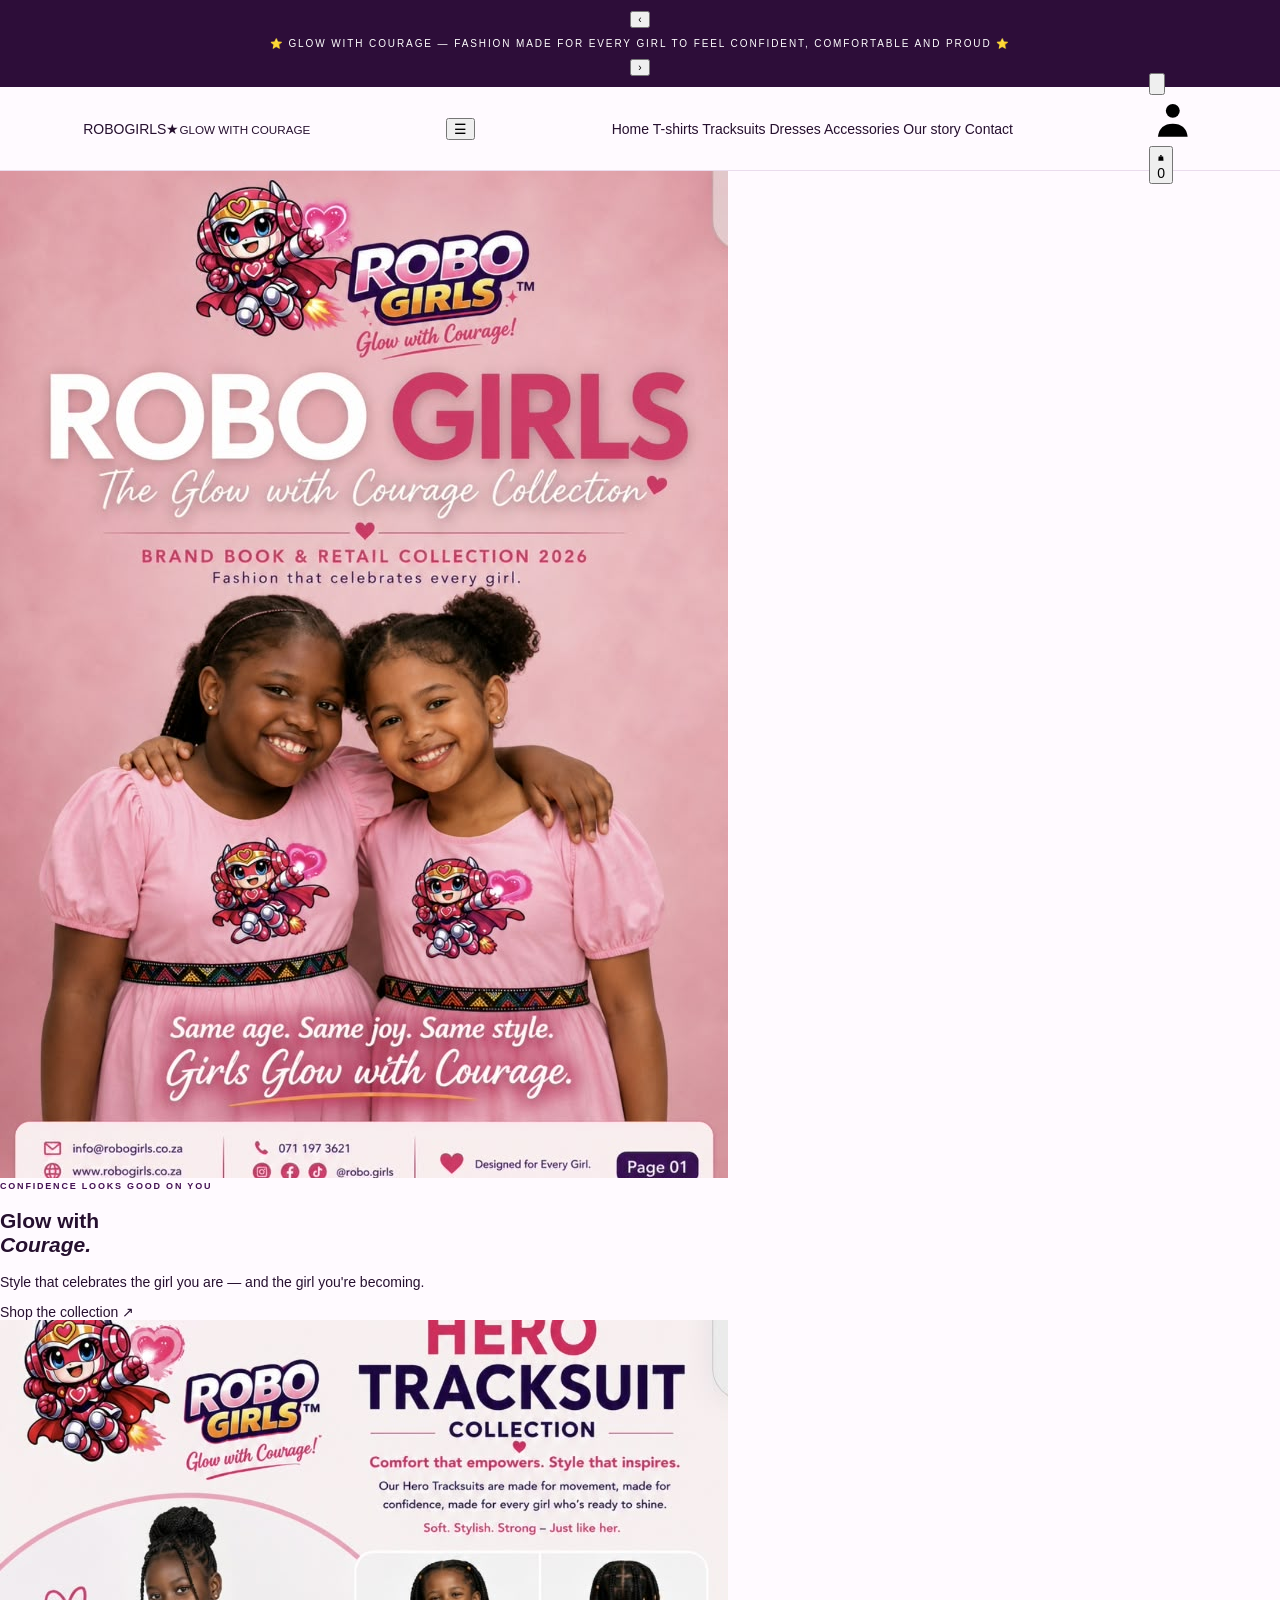
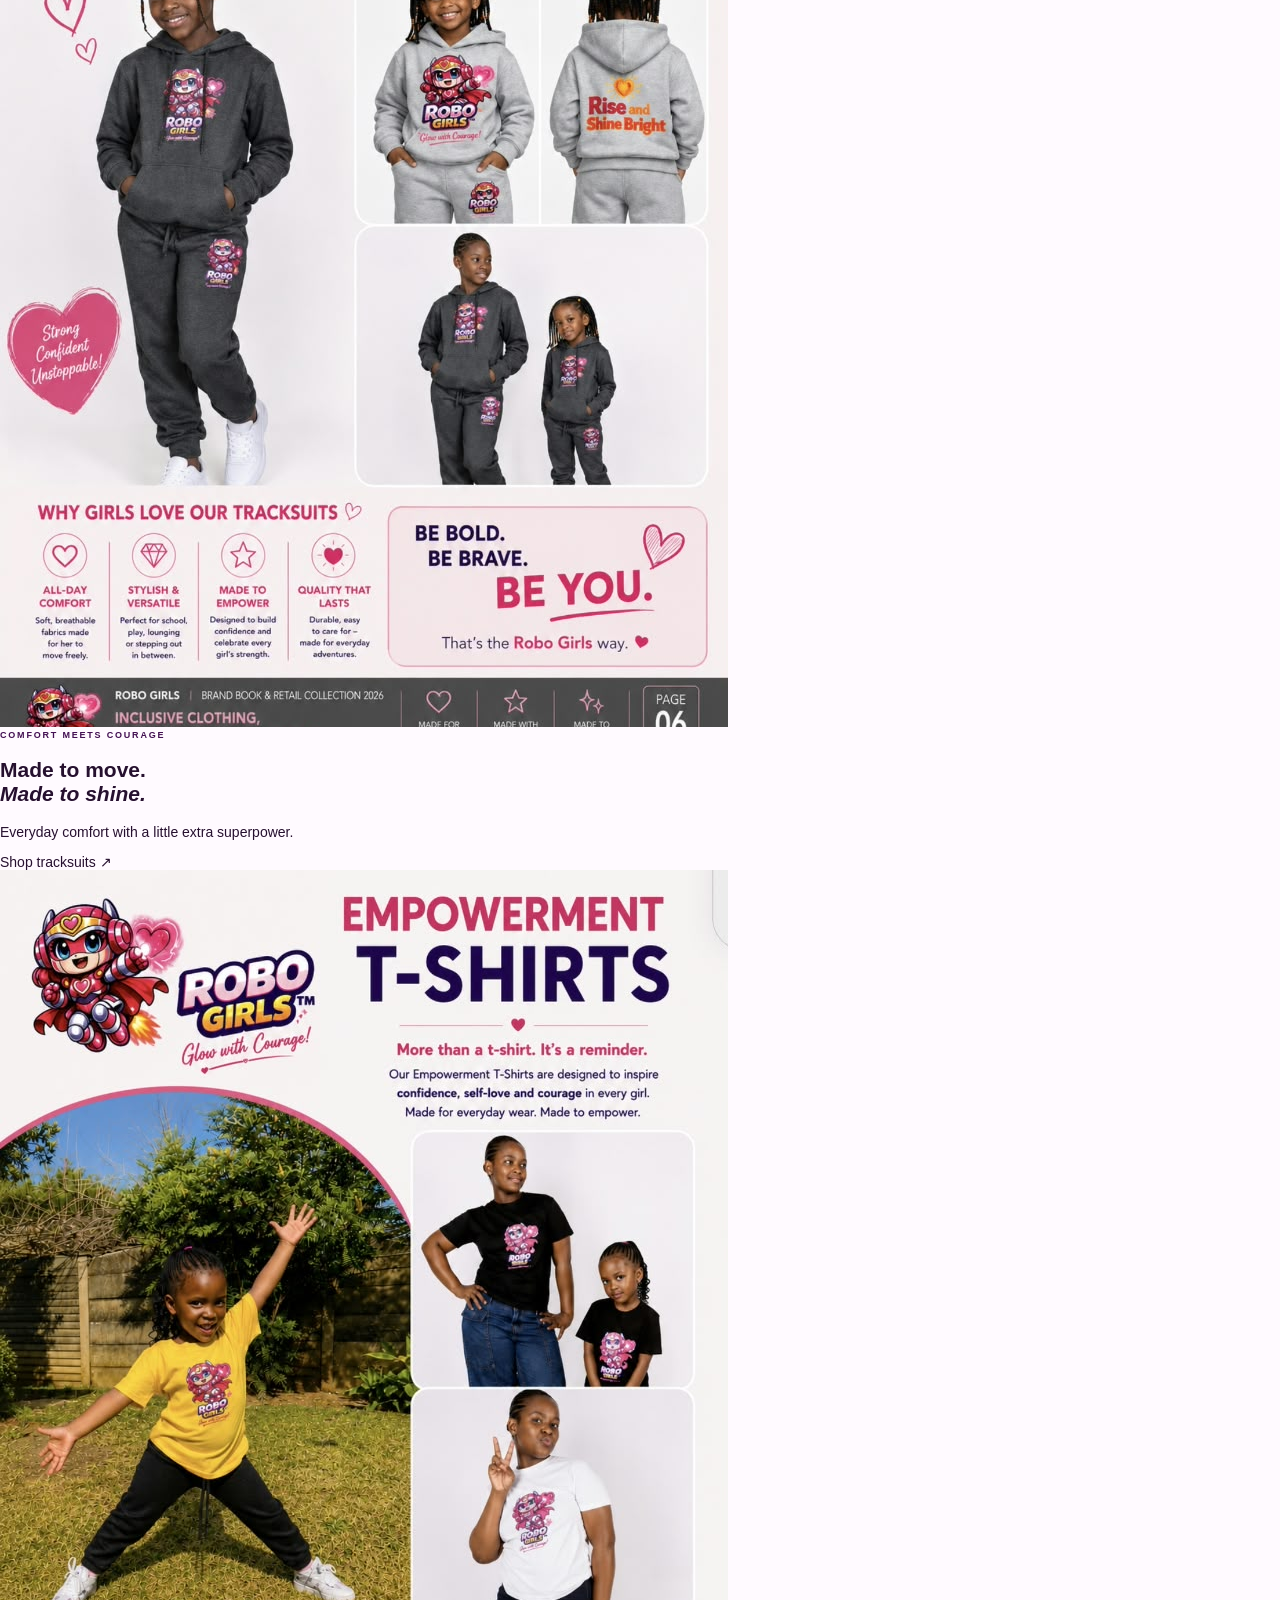
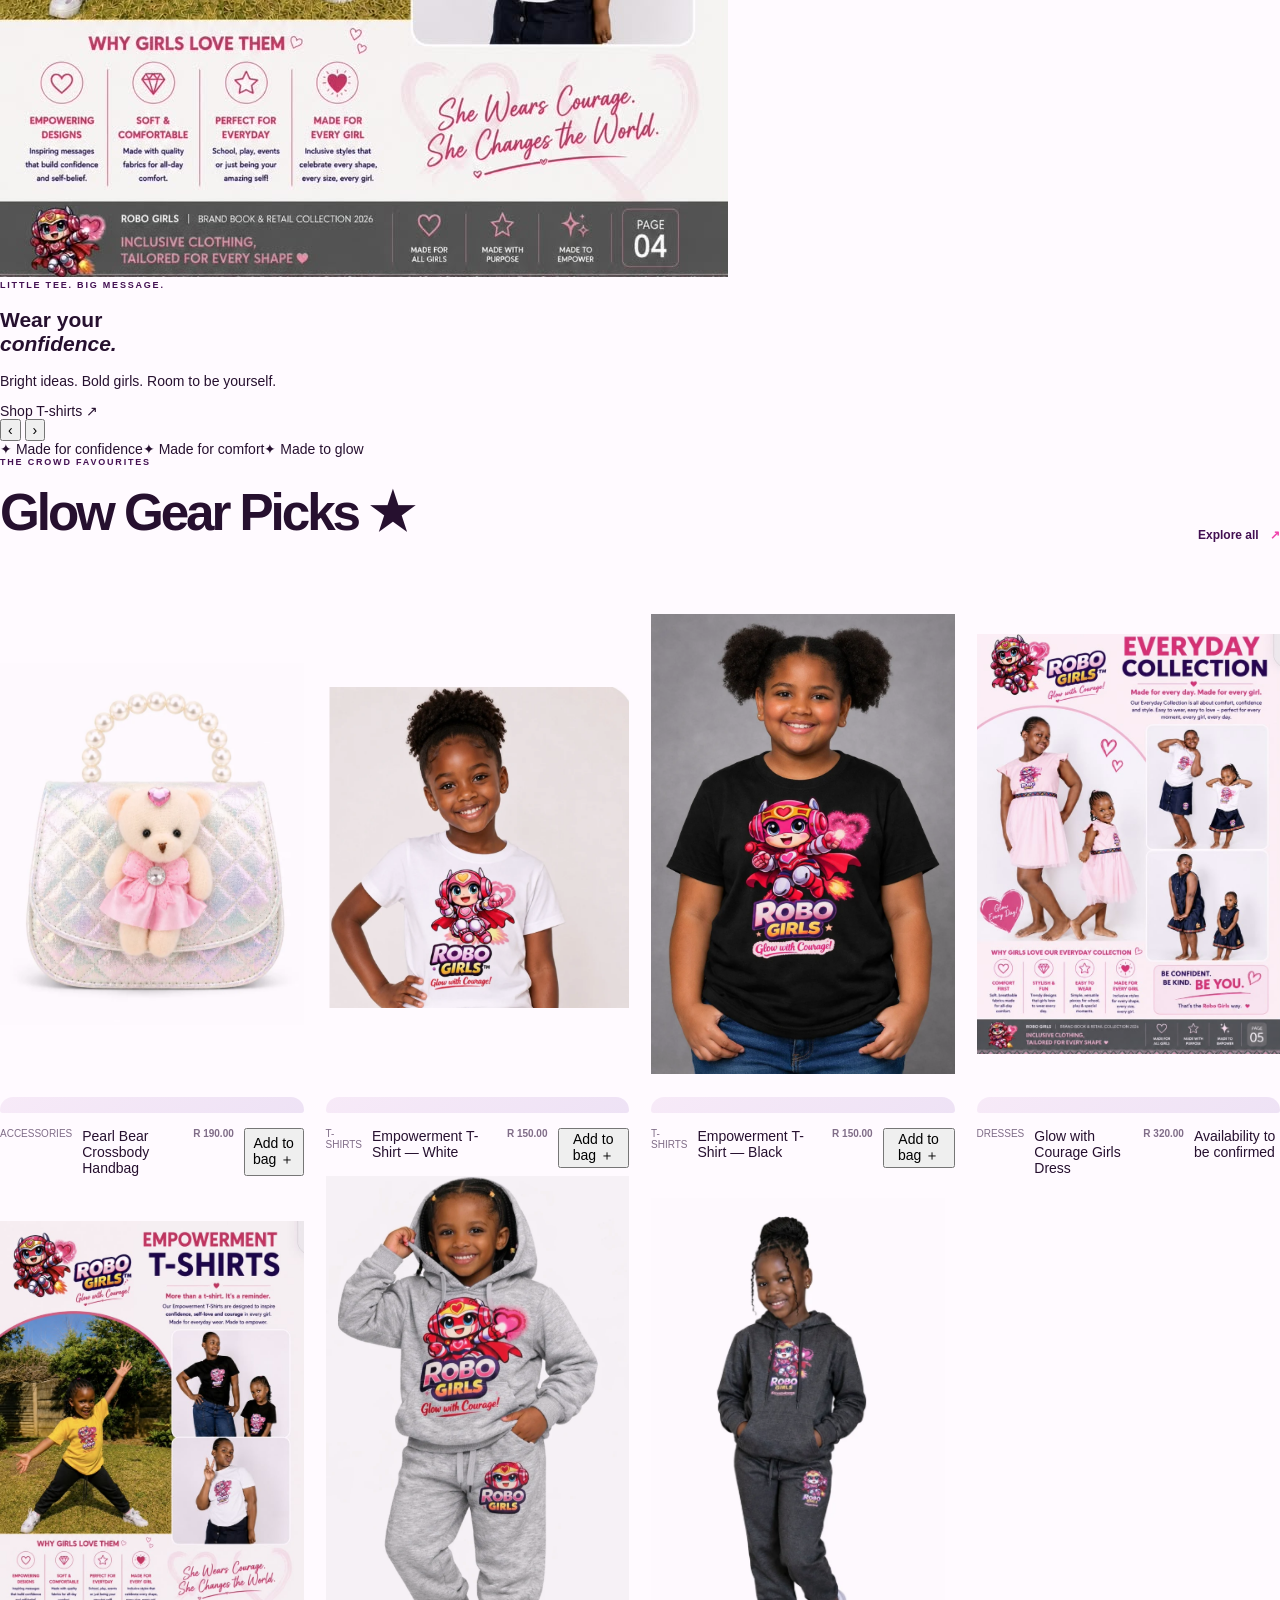
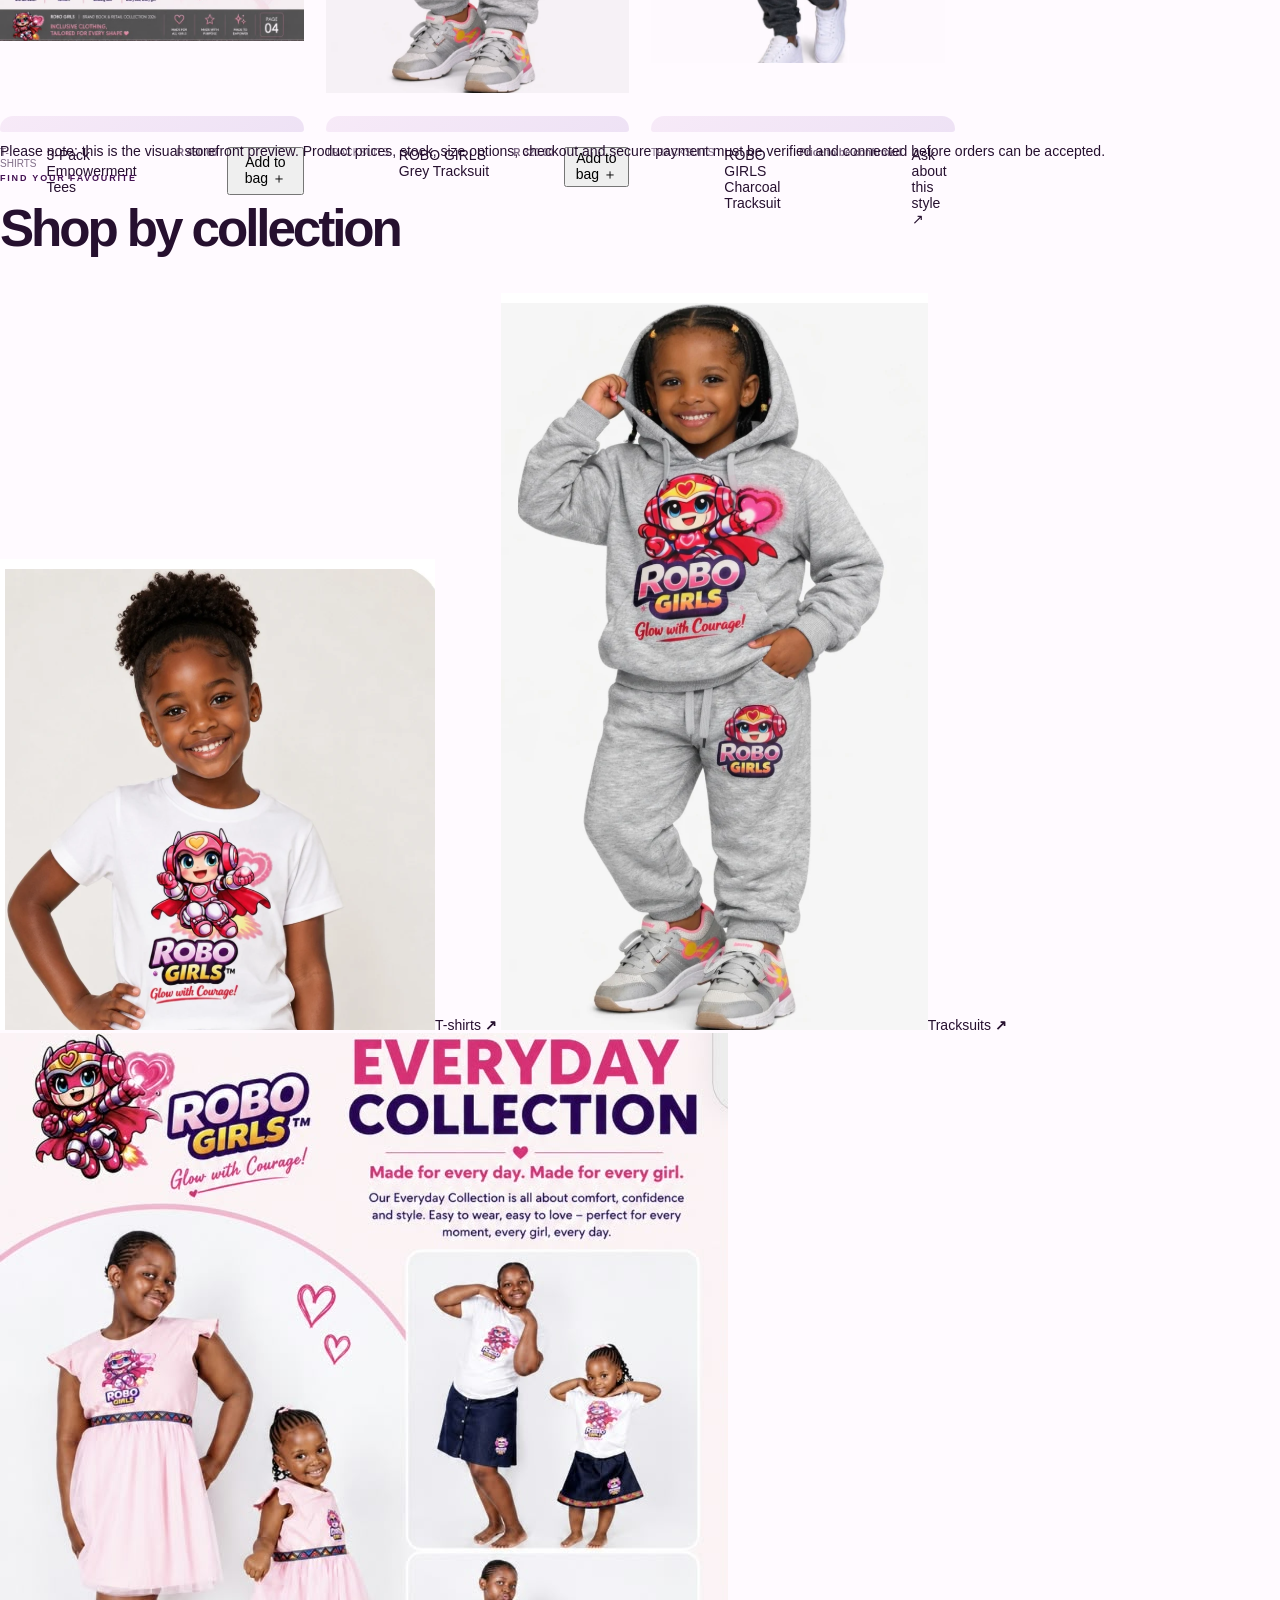
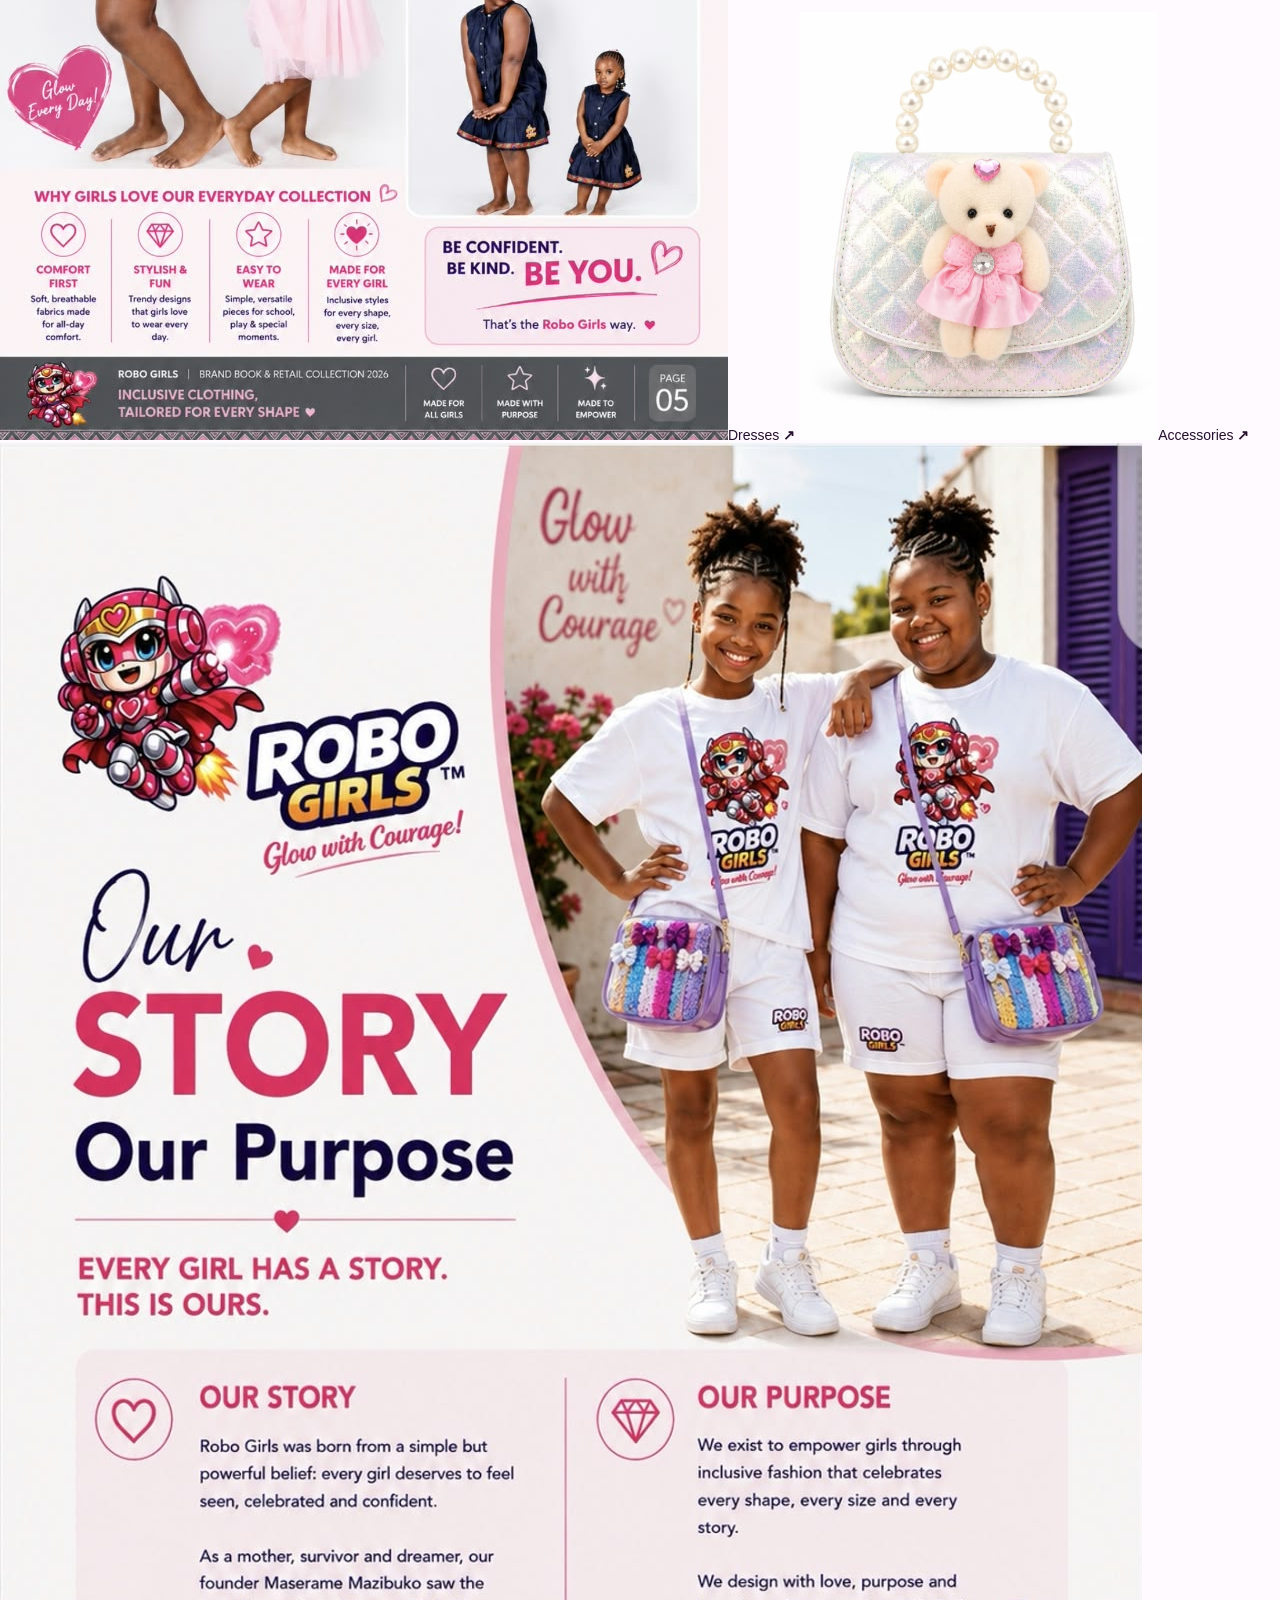
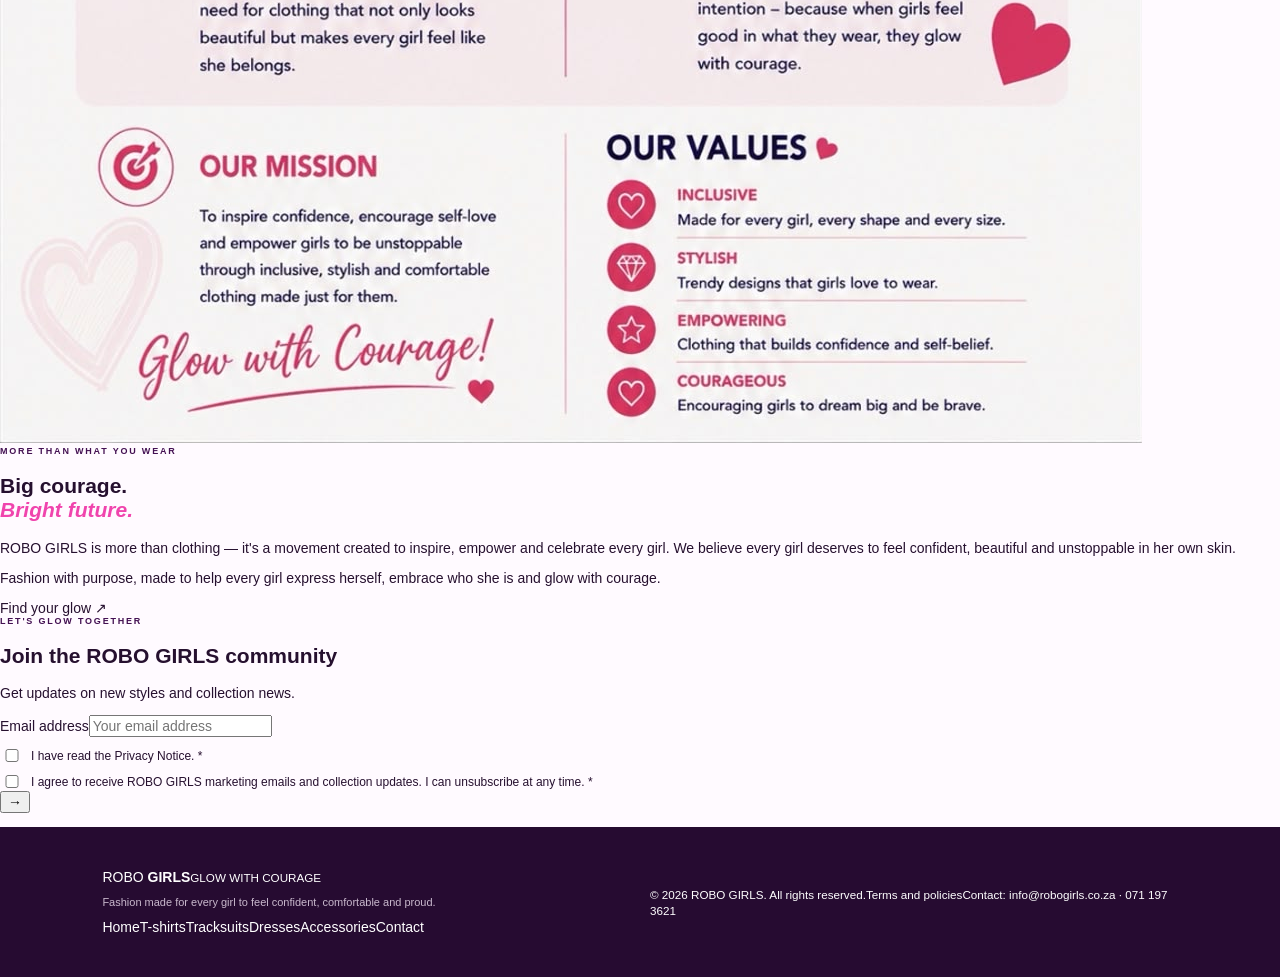
<file: index.html>
<!doctype html>
<html lang="en">
<head>
<meta charset="utf-8">
<meta name="viewport" content="width=device-width, initial-scale=1">
<meta name="description" content="Discover ROBO GIRLS — playful, empowering fashion made for every girl to feel confident, comfortable and proud. Glow with Courage.">
<meta name="theme-color" content="#401733">
<meta property="og:title" content="ROBO GIRLS — Glow with Courage">
<meta property="og:description" content="Playful, empowering fashion made for every girl to feel confident, comfortable and proud.">
<meta property="og:type" content="website">
<meta name="color-scheme" content="light">
<title>ROBO GIRLS — Glow with Courage</title>
<link rel="preconnect" href="https://fonts.googleapis.com">
<link rel="preconnect" href="https://fonts.gstatic.com" crossorigin>
<link href="https://fonts.googleapis.com/css2?family=Nunito+Sans:wght@400;500;600;700;800;900&family=Playfair+Display:ital,wght@1,600;1,700&display=swap" rel="stylesheet">
<link rel="stylesheet" href="style.css">
</head>
<body>
<div class="announcement" aria-label="Brand announcements">
  <button class="announcement-arrow" id="announcement-prev" aria-label="Previous announcement">‹</button>
  <p id="announcement-message">⭐ GLOW WITH COURAGE — FASHION MADE FOR EVERY GIRL TO FEEL CONFIDENT, COMFORTABLE AND PROUD ⭐</p>
  <button class="announcement-arrow" id="announcement-next" aria-label="Next announcement">›</button>
</div>

<header class="site-header">
  <a href="#home" class="brand-mark" aria-label="Robo Girls home"><span class="brand-robo">ROBO</span><span class="brand-girls">GIRLS<span class="brand-star">★</span></span><small>GLOW WITH COURAGE</small></a>
  <button class="menu" id="menu" aria-label="Open menu" aria-expanded="false">☰</button>
  <nav id="nav" aria-label="Main navigation">
    <a href="#home">Home</a>
    <a href="#tshirts">T-shirts</a>
    <a href="#tracksuits">Tracksuits</a>
    <a href="#dresses">Dresses</a>
    <a href="#accessories">Accessories</a>
    <a href="#our-story">Our story</a>
    <a href="#contact">Contact</a>
  </nav>
  <div class="header-tools">
    <button aria-label="Search products" title="Search products" id="search-toggle"><svg viewBox="0 0 24 24" aria-hidden="true"><circle cx="10.8" cy="10.8" r="6.8"></circle><path d="m16 16 5 5"></path></svg></button>
    <a href="#community" aria-label="Customer account and community" title="Customer account"><svg viewBox="0 0 24 24" aria-hidden="true"><circle cx="12" cy="8" r="3.5"></circle><path d="M4.5 21c.5-4.2 3.1-6.5 7.5-6.5s7 2.3 7.5 6.5"></path></svg></a>
    <button id="cart-open" aria-label="Open shopping bag preview" title="Shopping bag"><svg viewBox="0 0 24 24" aria-hidden="true"><path d="M5 8h14l1 13H4L5 8Z"></path><path d="M9 8V6a3 3 0 0 1 6 0v2"></path></svg><span id="cart-count" class="cart-count">0</span></button>
  </div>
</header>

<form class="search-panel" id="search-panel" role="search" hidden>
  <label for="product-search">Find your glow</label>
  <input id="product-search" type="search" placeholder="Search T-shirts, tracksuits, dresses…">
  <button type="button" id="search-close" aria-label="Close search">✕</button>
</form>

<main id="home">
  <section class="hero-carousel" aria-label="Featured Robo Girls collections">
    <div class="hero-slide active" aria-hidden="false">
      <img src="assets/brand-book/cover-collection.png" alt="Robo Girls fashion collection">
      <div class="hero-shade"></div>
      <div class="hero-copy"><p class="eyebrow">CONFIDENCE LOOKS GOOD ON YOU</p><h1>Glow with<br><em>Courage.</em></h1><p>Style that celebrates the girl you are — and the girl you're becoming.</p><a class="hero-cta" href="#glow-picks">Shop the collection <span>↗</span></a></div>
    </div>
    <div class="hero-slide" aria-hidden="true">
      <img src="assets/brand-book/hero-tracksuits.png" alt="Robo Girls tracksuit collection">
      <div class="hero-shade"></div>
      <div class="hero-copy"><p class="eyebrow">COMFORT MEETS COURAGE</p><h1>Made to move.<br><em>Made to shine.</em></h1><p>Everyday comfort with a little extra superpower.</p><a class="hero-cta" href="#tracksuits">Shop tracksuits <span>↗</span></a></div>
    </div>
    <div class="hero-slide" aria-hidden="true">
      <img src="assets/brand-book/empowerment-tees.png" alt="Robo Girls Empowerment T-shirts">
      <div class="hero-shade"></div>
      <div class="hero-copy"><p class="eyebrow">LITTLE TEE. BIG MESSAGE.</p><h1>Wear your<br><em>confidence.</em></h1><p>Bright ideas. Bold girls. Room to be yourself.</p><a class="hero-cta" href="#tshirts">Shop T-shirts <span>↗</span></a></div>
    </div>
    <button class="hero-arrow hero-prev" id="hero-prev" aria-label="Previous featured image">‹</button>
    <button class="hero-arrow hero-next" id="hero-next" aria-label="Next featured image">›</button>
    <div class="hero-dots" id="hero-dots" aria-label="Choose featured image"></div>
  </section>

  <div class="promise-strip"><span>✦ Made for confidence</span><span>✦ Made for comfort</span><span>✦ Made to glow</span></div>

  <section class="products-section" id="glow-picks">
    <div class="section-heading"><div><p class="eyebrow">THE CROWD FAVOURITES</p><h2>Glow Gear Picks <span>★</span></h2></div><a class="text-link" href="#all-products">Explore all <span>↗</span></a></div>
    <div class="product-grid" id="featured-products">
      <article class="product-card" id="accessories" data-category="accessories" data-name="Pearl Bear Crossbody Handbag">
        <a class="product-image" href="#accessories"><img loading="lazy" decoding="async" src="assets/robo-girls-teddy-handbag.png" alt="Pearl Bear Crossbody Handbag"></a>
        <div class="product-info"><p class="product-category">ACCESSORIES</p><a class="product-name" href="#accessories">Pearl Bear Crossbody Handbag</a><p class="price">R 190.00</p><button class="add-button" data-product="Pearl Bear Crossbody Handbag" data-price="190">Add to bag <span>＋</span></button></div>
      </article>
      <article class="product-card" id="tshirts" data-category="tshirts" data-name="Empowerment T-Shirt White">
        <a class="product-image" href="#tshirts"><img loading="lazy" decoding="async" src="assets/robo-girls-white-tee.png" alt="White Robo Girls Empowerment T-shirt"></a>
        <div class="product-info"><p class="product-category">T-SHIRTS</p><a class="product-name" href="#tshirts">Empowerment T-Shirt — White</a><p class="price">R 150.00</p><button class="add-button" data-product="Empowerment T-Shirt — White" data-price="150">Add to bag <span>＋</span></button></div>
      </article>
      <article class="product-card" data-category="tshirts" data-name="Empowerment T-Shirt Black">
        <a class="product-image" href="#tshirts"><img loading="lazy" decoding="async" src="assets/robo-girls-black-tee.png" alt="Black Robo Girls Empowerment T-shirt"></a>
        <div class="product-info"><p class="product-category">T-SHIRTS</p><a class="product-name" href="#tshirts">Empowerment T-Shirt — Black</a><p class="price">R 150.00</p><button class="add-button" data-product="Empowerment T-Shirt — Black" data-price="150">Add to bag <span>＋</span></button></div>
      </article>
      <article class="product-card" id="dresses" data-category="dresses" data-name="Glow with Courage Girls Dress">
        <a class="product-image" href="#dresses"><img loading="lazy" decoding="async" src="assets/brand-book/everyday-collection.png" alt="Robo Girls Glow with Courage dresses"></a>
        <div class="product-info"><p class="product-category">DRESSES</p><a class="product-name" href="#dresses">Glow with Courage Girls Dress</a><p class="price">R 320.00</p><span class="availability-note">Availability to be confirmed</span></div>
      </article>
      <article class="product-card" data-category="tshirts" data-name="ROBO GIRLS 3-Pack Empowerment Tees">
        <a class="product-image" href="#tshirts"><img loading="lazy" decoding="async" src="assets/brand-book/empowerment-tees.png" alt="Robo Girls three-pack Empowerment T-shirts"></a>
        <div class="product-info"><p class="product-category">T-SHIRTS</p><a class="product-name" href="#tshirts">3-Pack Empowerment Tees</a><p class="price">R 450.00</p><button class="add-button" data-product="3-Pack Empowerment Tees" data-price="450">Add to bag <span>＋</span></button></div>
      </article>
      <article class="product-card" id="tracksuits" data-category="tracksuits" data-name="ROBO GIRLS Grey Tracksuit">
        <a class="product-image" href="#tracksuits"><img loading="lazy" decoding="async" src="assets/robo-girls-grey-tracksuit.png" alt="Grey Robo Girls tracksuit"></a>
        <div class="product-info"><p class="product-category">TRACKSUITS</p><a class="product-name" href="#tracksuits">ROBO GIRLS Grey Tracksuit</a><p class="price">R 320.00</p><button class="add-button" data-product="ROBO GIRLS Grey Tracksuit" data-price="320">Add to bag <span>＋</span></button></div>
      </article>
      <article class="product-card" data-category="tracksuits" data-name="ROBO GIRLS Charcoal Tracksuit">
        <a class="product-image" href="#tracksuits"><img loading="lazy" decoding="async" src="assets/robo-girls-charcoal-tracksuit.png" alt="Charcoal Robo Girls tracksuit"></a>
        <div class="product-info"><p class="product-category">TRACKSUITS</p><a class="product-name" href="#tracksuits">ROBO GIRLS Charcoal Tracksuit</a><p class="price">Price to be confirmed</p><a class="product-action-link" href="#contact">Ask about this style ↗</a></div>
      </article>

    </div>
    <p class="prototype-note">Please note: this is the visual storefront preview. Product prices, stock, size options, checkout and secure payment must be verified and connected before orders can be accepted.</p>
  </section>

  <section class="category-band" id="all-products">
    <div class="section-heading"><div><p class="eyebrow">FIND YOUR FAVOURITE</p><h2>Shop by collection</h2></div></div>
    <div class="category-grid">
      <a href="#tshirts" class="category-tile"><img loading="lazy" decoding="async" src="assets/robo-girls-white-tee.png" alt="Robo Girls T-shirts"><span>T-shirts <b>↗</b></span></a>
      <a href="#tracksuits" class="category-tile"><img loading="lazy" decoding="async" src="assets/robo-girls-grey-tracksuit.png" alt="Robo Girls tracksuits"><span>Tracksuits <b>↗</b></span></a>
      <a href="#dresses" class="category-tile"><img loading="lazy" decoding="async" src="assets/brand-book/everyday-collection.png" alt="Robo Girls dresses"><span>Dresses <b>↗</b></span></a>
      <a href="#accessories" class="category-tile"><img loading="lazy" decoding="async" src="assets/robo-girls-teddy-handbag.png" alt="Robo Girls accessories"><span>Accessories <b>↗</b></span></a>
    </div>
  </section>

  <section class="story-section" id="our-story">
    <div class="story-image"><img loading="lazy" decoding="async" src="assets/brand-book/our-purpose.png" alt="The purpose and spirit behind Robo Girls"></div>
    <div class="story-copy"><p class="eyebrow">MORE THAN WHAT YOU WEAR</p><h2>Big courage.<br><em>Bright future.</em></h2><p>ROBO GIRLS is more than clothing — it's a movement created to inspire, empower and celebrate every girl. We believe every girl deserves to feel confident, beautiful and unstoppable in her own skin.</p><p>Fashion with purpose, made to help every girl express herself, embrace who she is and glow with courage.</p><a class="dark-link" href="#all-products">Find your glow <span>↗</span></a></div>
  </section>

  <section class="community" id="community">
    <div><p class="eyebrow">LET'S GLOW TOGETHER</p><h2>Join the ROBO GIRLS community</h2><p>Get updates on new styles and collection news.</p></div>
    <form id="newsletter-form"><label class="visually-hidden" for="newsletter-email">Email address</label><input type="email" id="newsletter-email" placeholder="Your email address" required><label style="display:flex;gap:8px;align-items:flex-start;font-size:12px;line-height:1.5;margin-top:10px"><input type="checkbox" name="privacyAcknowledgement" required style="width:16px;flex:0 0 16px;margin-top:2px"><span>I have read the <a href="privacy-policy.html" target="_blank" rel="noopener">Privacy Notice</a>. *</span></label><label style="display:flex;gap:8px;align-items:flex-start;font-size:12px;line-height:1.5;margin-top:8px"><input type="checkbox" name="marketingConsent" required style="width:16px;flex:0 0 16px;margin-top:2px"><span>I agree to receive ROBO GIRLS marketing emails and collection updates. I can unsubscribe at any time. *</span></label><button type="submit" aria-label="Join community">→</button></form>
    <p id="newsletter-message" role="status"></p>
  </section>
</main>

<footer id="contact">
  <div class="footer-top"><a href="#home" class="footer-wordmark">ROBO <strong>GIRLS</strong><small>GLOW WITH COURAGE</small></a><p>Fashion made for every girl to feel confident, comfortable and proud.</p><nav aria-label="Footer navigation"><a href="#home">Home</a><a href="#tshirts">T-shirts</a><a href="#tracksuits">Tracksuits</a><a href="#dresses">Dresses</a><a href="#accessories">Accessories</a><a href="mailto:info@robogirls.co.za">Contact</a></nav></div>
  <div class="footer-bottom"><small>© 2026 ROBO GIRLS. All rights reserved.</small><small><a href="#contact">Terms and policies</a></small><small>Contact: <a href="mailto:info@robogirls.co.za">info@robogirls.co.za</a> · <a href="tel:+27711973621">071 197 3621</a></small></div>
</footer>

<aside class="cart-drawer" id="cart-drawer" aria-label="Demonstration shopping bag" hidden>
  <div class="cart-head"><h2>Your bag <span id="drawer-count">(0)</span></h2><button id="cart-close" aria-label="Close shopping bag">✕</button></div>
  <div id="cart-items"><p>Your bag is empty.</p></div>
  <div class="cart-total"><strong>Subtotal</strong><strong id="cart-total">R 0.00</strong></div>
  <p class="prototype-note">Demo only — checkout and payments are not connected yet.</p>
</aside>
<div class="drawer-backdrop" id="drawer-backdrop" hidden></div>
<script src="app.js"></script>
</body>
</html>
</file>
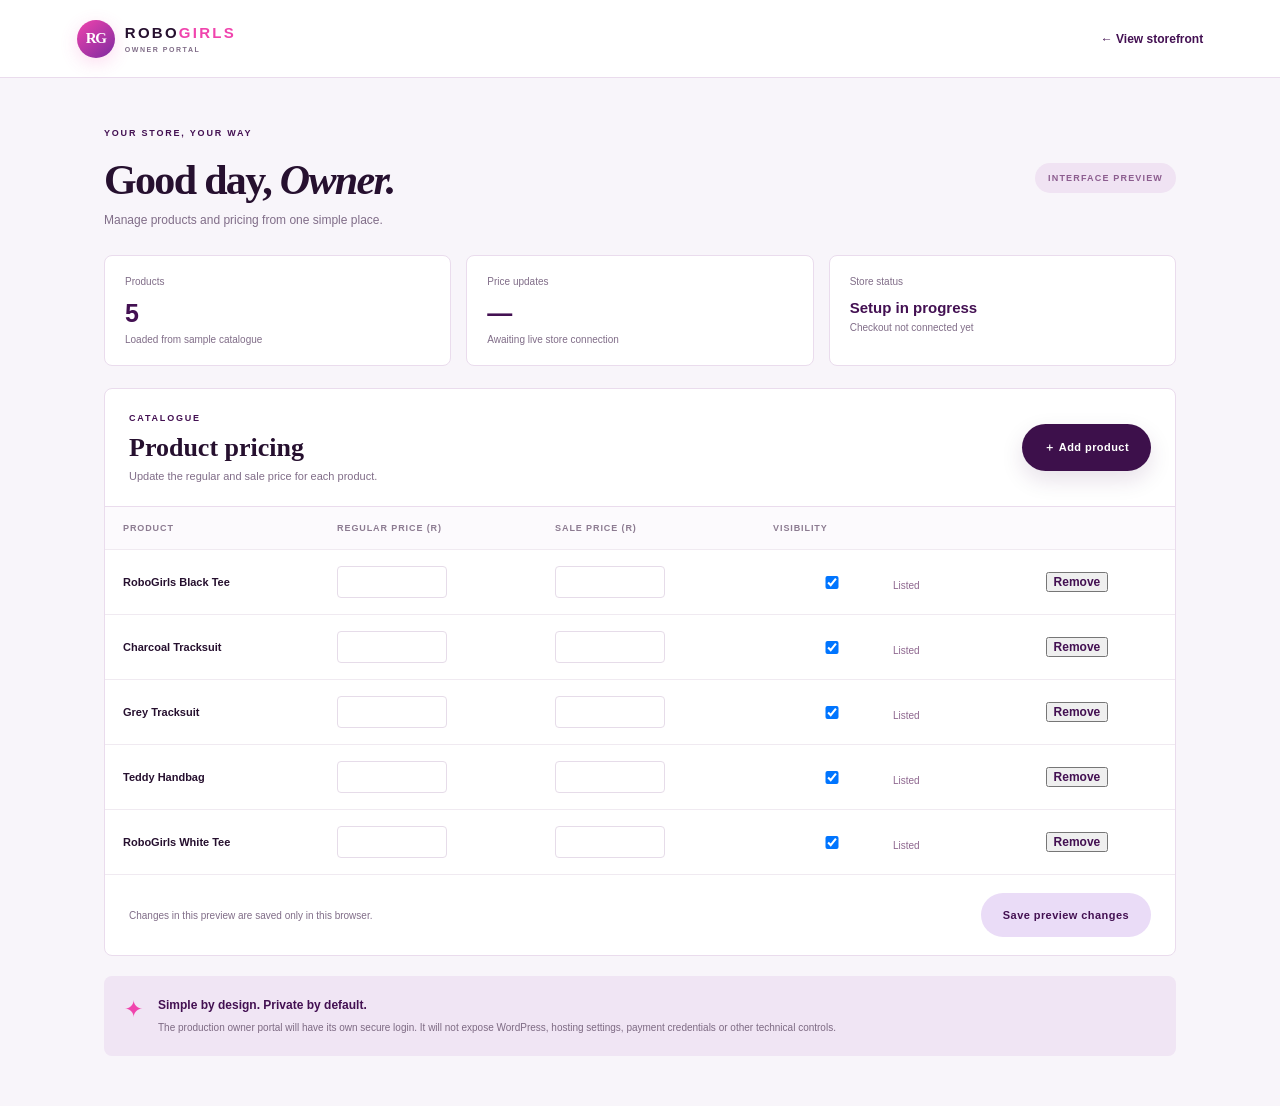
<file: owner.html>
<!doctype html>
<html lang="en"><head><meta charset="utf-8"><meta name="viewport" content="width=device-width,initial-scale=1"><title>RoboGirls Owner Portal — Preview</title><link rel="stylesheet" href="style.css"></head>
<body class="owner-body"><header class="owner-top"><a class="wordmark" href="index.html"><span class="mark">RG</span><span>ROBO<span class="pink">GIRLS</span><small>OWNER PORTAL</small></span></a><a class="text-link" href="index.html">← View storefront</a></header>
<main class="owner-main"><div class="owner-welcome"><div><p class="eyebrow">YOUR STORE, YOUR WAY</p><h1>Good day, <em>Owner.</em></h1><p>Manage products and pricing from one simple place.</p></div><span class="preview-pill">INTERFACE PREVIEW</span></div>
<div class="owner-stats"><div class="stat"><span>Products</span><strong>5</strong><small>Loaded from sample catalogue</small></div><div class="stat"><span>Price updates</span><strong>—</strong><small>Awaiting live store connection</small></div><div class="stat"><span>Store status</span><strong class="status-text">Setup in progress</strong><small>Checkout not connected yet</small></div></div>
<section class="owner-panel"><div class="panel-head"><div><p class="eyebrow">CATALOGUE</p><h2>Product pricing</h2><p>Update the regular and sale price for each product.</p></div><button class="button button-dark" id="addProduct">＋ Add product</button></div><div class="table-wrap"><table><thead><tr><th>Product</th><th>Regular price (R)</th><th>Sale price (R)</th><th>Visibility</th><th></th></tr></thead><tbody id="ownerProducts"></tbody></table></div><div class="panel-foot"><span>Changes in this preview are saved only in this browser.</span><button class="button button-soft" id="savePrices">Save preview changes</button></div></section>
<div class="owner-help"><span class="help-icon">✦</span><div><b>Simple by design. Private by default.</b><p>The production owner portal will have its own secure login. It will not expose WordPress, hosting settings, payment credentials or other technical controls.</p></div></div></main><div class="toast" id="toast" role="status"></div><script src="owner.js"></script></body></html>
</file>
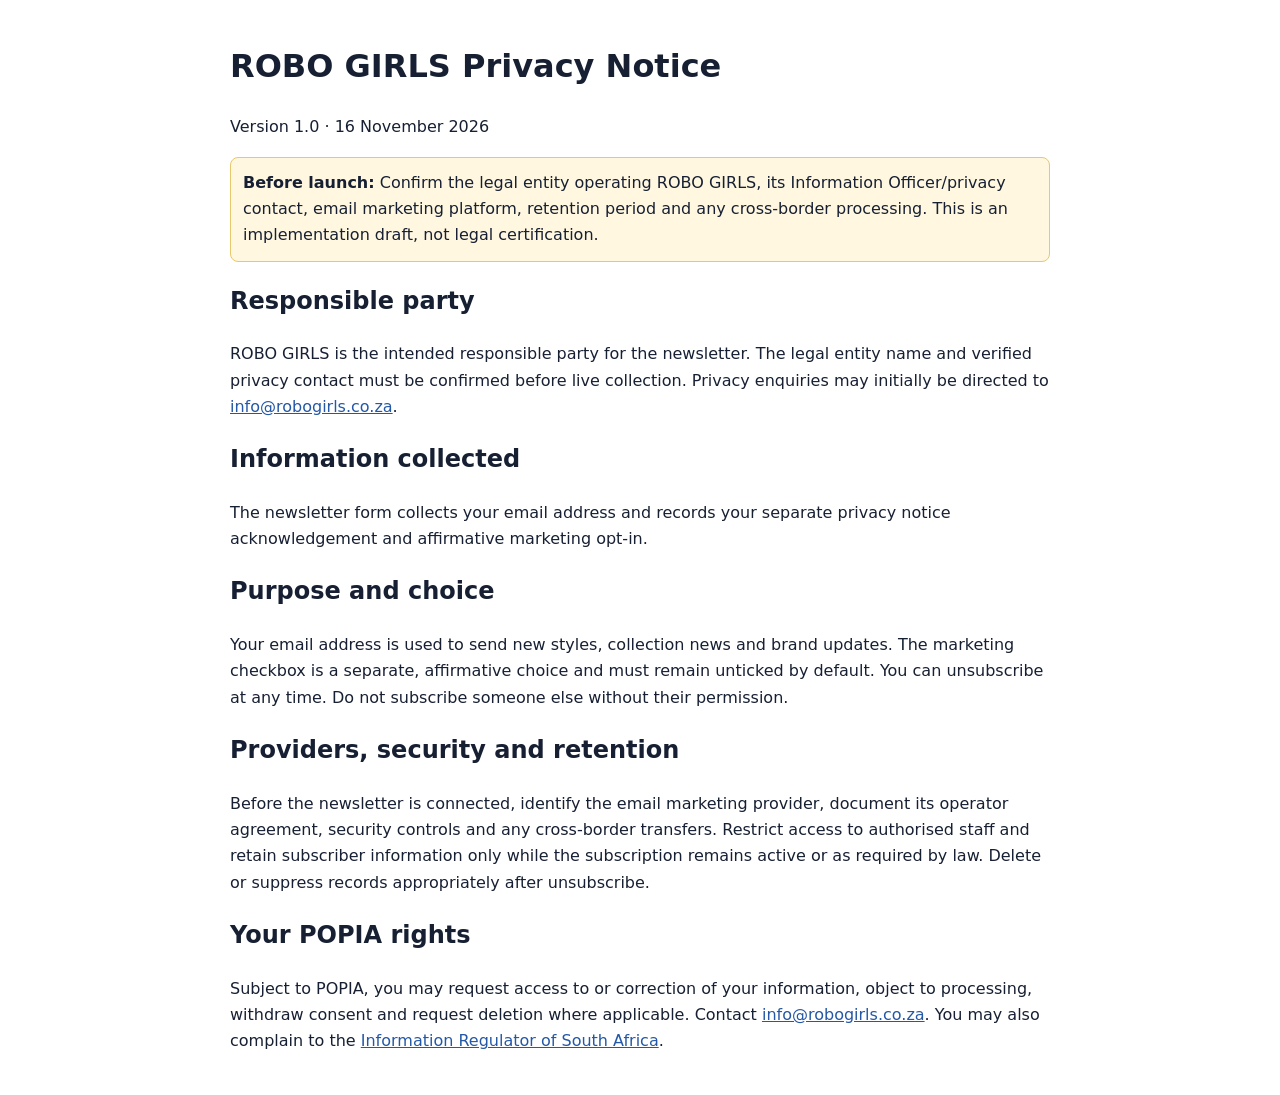
<file: privacy-policy.html>
<!doctype html><html lang="en-ZA"><head><meta charset="utf-8"><meta name="viewport" content="width=device-width,initial-scale=1"><title>Privacy Notice | ROBO GIRLS</title><style>body{font:16px/1.65 system-ui,sans-serif;max-width:820px;margin:40px auto;padding:0 20px;color:#172033}.draft{padding:12px;background:#fff7df;border:1px solid #e8c86c;border-radius:8px}a{color:#2458a6}</style></head><body><h1>ROBO GIRLS Privacy Notice</h1><p>Version 1.0 · 16 November 2026</p><p class="draft"><strong>Before launch:</strong> Confirm the legal entity operating ROBO GIRLS, its Information Officer/privacy contact, email marketing platform, retention period and any cross-border processing. This is an implementation draft, not legal certification.</p><h2>Responsible party</h2><p>ROBO GIRLS is the intended responsible party for the newsletter. The legal entity name and verified privacy contact must be confirmed before live collection. Privacy enquiries may initially be directed to <a href="mailto:info@robogirls.co.za">info@robogirls.co.za</a>.</p><h2>Information collected</h2><p>The newsletter form collects your email address and records your separate privacy notice acknowledgement and affirmative marketing opt-in.</p><h2>Purpose and choice</h2><p>Your email address is used to send new styles, collection news and brand updates. The marketing checkbox is a separate, affirmative choice and must remain unticked by default. You can unsubscribe at any time. Do not subscribe someone else without their permission.</p><h2>Providers, security and retention</h2><p>Before the newsletter is connected, identify the email marketing provider, document its operator agreement, security controls and any cross-border transfers. Restrict access to authorised staff and retain subscriber information only while the subscription remains active or as required by law. Delete or suppress records appropriately after unsubscribe.</p><h2>Your POPIA rights</h2><p>Subject to POPIA, you may request access to or correction of your information, object to processing, withdraw consent and request deletion where applicable. Contact <a href="mailto:info@robogirls.co.za">info@robogirls.co.za</a>. You may also complain to the <a href="https://inforegulator.org.za/">Information Regulator of South Africa</a>.</p></body></html>
</file>
<file: style.css>
:root{--ink:#26172b;--plum:#55275f;--pink:#e653a5;--rose:#f6d9eb;--lilac:#eee3f4;--cream:#fbf7f2;--gold:#c9a45c;--muted:#7e7180;--line:#e9dfe9;--white:#fff;--sans:'DM Sans',Arial,sans-serif;--serif:'Playfair Display',Georgia,serif}*{box-sizing:border-box}html{scroll-behavior:smooth}body{margin:0;color:var(--ink);background:var(--cream);font-family:var(--sans);font-size:14px}a{color:inherit;text-decoration:none}button,input{font:inherit}button{cursor:pointer}.announcement{background:var(--plum);color:#fff;text-align:center;padding:10px 14px;font-size:10px;letter-spacing:.16em;text-transform:uppercase}.announcement span{color:#f4b5dc;margin:0 12px}.site-header{height:84px;display:flex;align-items:center;justify-content:space-between;padding:0 6.5%;background:rgba(251,247,242,.96);position:sticky;top:0;z-index:20;border-bottom:1px solid rgba(85,39,95,.08)}.wordmark{display:flex;align-items:center;gap:10px;font-weight:800;letter-spacing:.12em;font-size:15px;line-height:1}.mark{width:38px;height:38px;border-radius:50%;display:grid;place-items:center;background:var(--pink);color:#fff;font-family:var(--serif);letter-spacing:-.08em;font-size:15px}.pink{color:var(--pink)}.wordmark small{display:block;font-size:7px;letter-spacing:.22em;margin-top:6px;color:var(--muted);font-weight:700}.main-nav{display:flex;gap:38px;font-size:12px;font-weight:600}.main-nav a:hover,.footer-links a:hover{color:var(--pink)}.header-actions{display:flex;align-items:center;gap:20px}.icon-button,.menu-toggle{border:0;background:none;font-size:25px;color:var(--ink)}.bag{font-size:12px;font-weight:700}.bag span{background:var(--rose);border-radius:50%;padding:5px 8px;margin-left:6px}.menu-toggle{display:none}.search-bar{display:none;position:sticky;top:84px;z-index:19;background:#fff;padding:15px 6.5%;border-bottom:1px solid var(--line)}.search-bar.open{display:flex;gap:12px}.search-bar input{flex:1;border:0;border-bottom:1px solid var(--line);padding:12px;outline:none}.search-bar button{border:0;background:none;color:var(--plum)}.hero{min-height:620px;display:grid;grid-template-columns:1fr 1fr;align-items:center;padding:65px 8% 76px;position:relative;overflow:hidden;background:linear-gradient(112deg,#fbf7f2 0%,#fbf2f8 54%,#f1e6f4 100%)}.hero-copy{max-width:500px;position:relative;z-index:2}.eyebrow{font-size:9px;font-weight:700;letter-spacing:.2em;text-transform:uppercase;color:var(--plum);margin:0 0 18px}.hero h1{font:800 clamp(54px,7vw,94px)/.98 var(--serif);letter-spacing:-.055em;margin:0 0 24px}.hero h1 em,h2 em,.story h2 em,.newsletter h2 em{font-weight:600;color:var(--pink)}.hero-text{max-width:400px;line-height:1.9;color:#766879;font-size:13px}.hero-ctas{display:flex;align-items:center;gap:26px;margin-top:30px}.button{display:inline-flex;align-items:center;justify-content:center;gap:18px;border:0;border-radius:2px;padding:15px 20px;font-size:11px;font-weight:700;letter-spacing:.04em;transition:transform .2s,background .2s}.button:hover{transform:translateY(-2px)}.button-dark{background:var(--plum);color:#fff}.button-light{background:#fff;color:var(--plum)}.button-soft{background:var(--lilac);color:var(--plum)}.text-link{font-size:11px;font-weight:700;color:var(--plum)}.text-link span{margin-left:8px;color:var(--pink)}.hero-note{display:flex;gap:12px;align-items:center;margin-top:55px;color:#7d6c7e;font-size:10px;line-height:1.7}.hero-note b{color:var(--plum)}.star{font-size:25px;color:var(--pink)}.hero-art{position:relative;z-index:2;max-width:520px;margin-left:auto;width:100%}.hero-image-wrap{height:445px;position:relative;border-radius:48% 48% 5px 5px;overflow:visible;background:#e8d5ec}.hero-image-wrap:before{content:"";position:absolute;inset:16px -14px -14px 14px;border:1px solid #d6b8dc;border-radius:48% 48% 5px 5px}.hero-image-wrap img{width:100%;height:100%;object-fit:cover;object-position:center;border-radius:48% 48% 5px 5px;position:relative;z-index:1}.image-sticker{position:absolute;z-index:3;right:-26px;bottom:32px;background:var(--pink);color:#fff;border-radius:50%;width:112px;height:112px;display:grid;place-content:center;text-align:center;font-size:10px;line-height:1.5;letter-spacing:.1em;font-weight:700;transform:rotate(9deg);box-shadow:0 8px 24px #a94a8b30}.image-sticker span{font-size:20px}.hero-caption{display:flex;justify-content:space-between;margin-top:26px;font-size:8px;letter-spacing:.18em;color:#8b758d}.hero-caption span{color:var(--pink)}.hero-orbit{position:absolute;border:1px solid #e8c9e7;border-radius:50%;pointer-events:none}.orbit-one{width:560px;height:560px;right:-260px;top:-230px}.orbit-two{width:360px;height:360px;left:-250px;bottom:-210px}.marquee{background:#f2dcec;overflow:hidden;white-space:nowrap;padding:17px 0;color:var(--plum);font-size:10px;font-weight:700;letter-spacing:.22em}.marquee div{width:max-content;animation:scroll 28s linear infinite}.marquee span{color:var(--pink);margin:0 28px}@keyframes scroll{to{transform:translateX(-50%)}}.section{padding:95px 8%}.section-heading{display:flex;align-items:end;justify-content:space-between;margin-bottom:36px}.section-heading h2,.purpose h2,.story h2,.newsletter h2{font:700 clamp(35px,4vw,53px)/1.1 var(--serif);letter-spacing:-.04em;margin:0}.filters{display:flex;gap:9px;margin-bottom:25px;flex-wrap:wrap}.filter{background:transparent;border:1px solid var(--line);padding:10px 15px;border-radius:40px;color:#756779;font-size:10px}.filter.active,.filter:hover{background:var(--plum);color:#fff;border-color:var(--plum)}.product-grid{display:grid;grid-template-columns:repeat(4,minmax(0,1fr));gap:20px}.product-card{min-width:0}.product-image{height:330px;background:#f0e8f1;position:relative;overflow:hidden}.product-image img{width:100%;height:100%;object-fit:contain;mix-blend-mode:multiply;transition:transform .4s}.product-card:hover .product-image img{transform:scale(1.04)}.product-tag{position:absolute;top:13px;left:13px;z-index:2;background:#fff;padding:7px 9px;font-size:8px;letter-spacing:.12em;color:var(--plum)}.quick-add{position:absolute;bottom:0;left:0;right:0;border:0;background:var(--plum);color:#fff;padding:14px;transform:translateY(100%);transition:transform .25s;font-size:11px;font-weight:700}.product-card:hover .quick-add,.quick-add:focus{transform:translateY(0)}.product-info{display:flex;justify-content:space-between;gap:10px;padding:15px 0}.product-info h3{font-size:12px;margin:0 0 6px}.product-info p{font-size:10px;color:var(--muted);margin:0}.price{font-size:10px;color:var(--plum);font-weight:700;text-align:right;white-space:nowrap}.catalogue-note{font-size:10px;color:var(--muted);margin-top:20px}.purpose{display:grid;grid-template-columns:1fr 1fr;background:var(--plum);color:#fff;min-height:460px}.purpose-visual{min-height:400px;overflow:hidden;background:#e5d5e8}.purpose-visual img{width:100%;height:100%;object-fit:cover}.purpose-copy{padding:70px 10%;align-self:center}.purpose-copy .eyebrow{color:#f5b8dd}.purpose h2{font-size:clamp(34px,4vw,50px)}.purpose-copy>p:not(.eyebrow){line-height:1.9;color:#dfd0e2;font-size:12px;max-width:420px;margin:25px 0 30px}.story{text-align:center;background:#fbf7f2}.story .eyebrow{margin-bottom:20px}.story h2{margin-bottom:20px}.story>p:not(.eyebrow){max-width:530px;margin:0 auto 25px;line-height:1.9;color:var(--muted);font-size:12px}.newsletter{display:flex;align-items:center;justify-content:space-between;gap:40px;padding:65px 8%;background:#f4e5f1}.newsletter h2{font-size:42px}.newsletter p:not(.eyebrow){font-size:11px;color:var(--muted);margin-bottom:0}.newsletter form{display:flex;gap:8px;max-width:440px;width:100%}.newsletter input{min-width:0;flex:1;border:1px solid #e1d0e2;background:#fff;padding:14px;font-size:11px;outline-color:var(--pink)}footer{padding:42px 8%;background:#211526;color:#fff;display:grid;grid-template-columns:1fr 1fr;gap:20px;align-items:center}footer p{font-size:11px;color:#c9b9cd}.footer-mark .mark{background:#d94e9d}footer .wordmark small{color:#bba9bf}.footer-links{display:flex;gap:22px;justify-content:flex-end;font-size:10px;color:#e5d9e7}footer>small{grid-column:1/-1;font-size:9px;color:#9b8aa0;margin-top:14px}.toast{position:fixed;bottom:24px;right:24px;background:var(--plum);color:#fff;padding:13px 18px;border-radius:3px;font-size:12px;z-index:60;opacity:0;transform:translateY(8px);transition:.2s;pointer-events:none}.toast.show{opacity:1;transform:translateY(0)}.sr-only{position:absolute;width:1px;height:1px;padding:0;margin:-1px;overflow:hidden;clip:rect(0,0,0,0);white-space:nowrap;border:0}
/* Owner portal preview */.owner-body{background:#f8f5fa;min-height:100vh}.owner-top{height:78px;background:#fff;border-bottom:1px solid var(--line);padding:0 6%;display:flex;align-items:center;justify-content:space-between}.owner-main{max-width:1120px;margin:50px auto;padding:0 24px}.owner-welcome{display:flex;align-items:center;justify-content:space-between;margin-bottom:28px}.owner-welcome h1{font:700 42px var(--serif);letter-spacing:-.04em;margin:0 0 9px}.owner-welcome p:not(.eyebrow){color:var(--muted);font-size:12px;margin:0}.preview-pill{font-size:9px;letter-spacing:.13em;font-weight:700;color:#8c5d8f;background:#f0e3f3;border-radius:30px;padding:10px 13px}.owner-stats{display:grid;grid-template-columns:repeat(3,1fr);gap:15px;margin-bottom:22px}.stat{background:#fff;border:1px solid var(--line);border-radius:8px;padding:20px}.stat span,.stat small{display:block;color:var(--muted);font-size:10px}.stat strong{display:block;font-size:25px;margin:12px 0 6px;color:var(--plum)}.stat .status-text{font-size:15px}.owner-panel{background:#fff;border:1px solid var(--line);border-radius:8px;overflow:hidden}.panel-head{padding:24px;display:flex;justify-content:space-between;align-items:center;border-bottom:1px solid var(--line)}.panel-head h2{font:700 26px var(--serif);margin:0 0 7px}.panel-head p:not(.eyebrow){font-size:11px;color:var(--muted);margin:0}.panel-head .eyebrow{margin-bottom:10px}.table-wrap{overflow-x:auto}table{width:100%;border-collapse:collapse;min-width:650px}th,td{text-align:left;padding:16px 18px;border-bottom:1px solid #f0eaf1;font-size:11px}th{font-size:9px;letter-spacing:.1em;text-transform:uppercase;color:#8c7b91;background:#fcfafd}td input{width:110px;border:1px solid #e6dce9;padding:9px;border-radius:4px;outline-color:var(--pink)}td .product-name{font-weight:700;color:var(--ink)}.visibility{color:#8d668e;font-size:10px}.panel-foot{padding:18px 24px;display:flex;align-items:center;justify-content:space-between;gap:20px}.panel-foot span{font-size:10px;color:var(--muted)}.owner-help{display:flex;gap:15px;align-items:flex-start;background:#f0e5f4;padding:20px;border-radius:8px;margin-top:20px;color:var(--plum)}.help-icon{font-size:23px;color:var(--pink)}.owner-help b{font-size:12px}.owner-help p{font-size:10px;line-height:1.7;margin:7px 0 0;color:#7d6a83}
@media(max-width:900px){.hero{padding:55px 6%;grid-template-columns:1fr 1fr;gap:28px}.hero-image-wrap{height:360px}.product-grid{grid-template-columns:repeat(2,minmax(0,1fr))}.product-image{height:300px}.purpose-copy{padding:50px 8%}.section{padding:75px 6%}.newsletter{padding:55px 6%}}@media(max-width:620px){.site-header{height:70px;padding:0 5%}.main-nav{display:none;position:absolute;top:70px;left:0;right:0;background:#fff;padding:20px 6%;flex-direction:column;gap:20px;border-bottom:1px solid var(--line)}.main-nav.open{display:flex}.menu-toggle{display:block}.header-actions{gap:12px}.hero{display:flex;flex-direction:column;padding:50px 7% 55px;align-items:stretch}.hero h1{font-size:64px}.hero-art{margin:35px auto 0;width:88%}.hero-image-wrap{height:360px}.hero-note{margin-top:35px}.hero-ctas{gap:18px;flex-wrap:wrap}.section-heading{align-items:flex-start;gap:18px}.section-heading h2{font-size:36px}.product-grid{gap:14px}.product-image{height:245px}.quick-add{transform:none;padding:11px;font-size:10px}.product-info{display:block}.price{display:block;text-align:left;margin-top:8px}.purpose{grid-template-columns:1fr}.purpose-visual{min-height:270px;max-height:340px}.purpose-copy{padding:45px 8%}.story{padding:70px 7%}.newsletter{display:block;padding:48px 7%}.newsletter form{margin-top:25px}.newsletter form .button{padding:13px}.footer-links{justify-content:flex-start;flex-wrap:wrap}footer{grid-template-columns:1fr;padding:35px 7%}.owner-main{margin:28px auto;padding:0 14px}.owner-welcome{align-items:flex-start;gap:15px;flex-direction:column}.owner-welcome h1{font-size:34px}.owner-stats{grid-template-columns:1fr}.panel-head{align-items:flex-start;gap:20px;flex-direction:column}.panel-foot{align-items:flex-start;flex-direction:column}.owner-top{padding:0 5%}.preview-pill{align-self:flex-start}}

/* HYBRID CREATIVE DIRECTION — editorial fashion meets playful digital culture */
:root{--ink:#26102f;--plum:#431052;--pink:#f044ad;--rose:#f8d9ef;--lilac:#eadcf7;--cream:#fffaff;--gold:#d7ad54;--muted:#806d88;--line:#eadced}
body{background:#fffaff}
.announcement{background:#2d0d39;color:#fff;font-size:10px;letter-spacing:.19em;padding:11px 15px}
.announcement span{color:var(--gold)}
.site-header{background:rgba(255,250,255,.94);backdrop-filter:blur(12px);border-bottom:1px solid #eadced}
.mark{background:linear-gradient(140deg,#f044ad,#7d2aa0);box-shadow:0 5px 18px #f044ad30}
.wordmark{letter-spacing:.15em}
.hero{min-height:690px;padding:72px 8% 84px;background:radial-gradient(ellipse at 78% 24%,#f7d7ef 0%,transparent 35%),linear-gradient(120deg,#fffaff 0%,#f7eafa 56%,#e9dcf7 100%)}
.hero-copy{max-width:540px}
.hero .eyebrow{display:inline-flex;align-items:center;gap:10px;background:#fff;padding:10px 13px;border:1px solid #f2d8ed;border-radius:30px;color:#752a81}
.hero .eyebrow:before{content:"✦";color:var(--pink);font-size:12px}
.hero h1{font-family:var(--sans);font-weight:800;letter-spacing:-.085em;font-size:clamp(60px,7.6vw,105px);line-height:.91;color:#35103e}
.hero h1 em{font-family:var(--serif);font-weight:700;letter-spacing:-.06em;color:#ed3da7}
.hero-text{font-size:14px;max-width:430px;color:#705c79;line-height:1.85}
.button{border-radius:50px;padding:16px 22px}
.button-dark{background:#3d104b;box-shadow:0 9px 22px #43105220}
.button-dark:hover{background:#ed3da7}
.text-link{font-size:12px}
.hero-note{background:#fff;border:1px solid #f0dced;border-radius:18px;padding:13px 17px;width:max-content;box-shadow:0 10px 25px #4c1d5510}
.hero-art{max-width:550px}
.hero-image-wrap{height:490px;border-radius:48% 48% 22px 22px;background:#e8cce9;box-shadow:0 25px 60px #43105217}
.hero-image-wrap:before{inset:14px -13px -14px 13px;border:1.5px solid var(--gold);border-radius:48% 48% 22px 22px}
.hero-image-wrap img{border-radius:48% 48% 22px 22px}
.image-sticker{background:var(--gold);color:#35103e;right:-35px;bottom:28px;width:120px;height:120px;font-size:10px;box-shadow:0 12px 30px #b88b3c30}
.image-sticker span{color:#fff}
.hero-caption{font-weight:700;color:#7e568b}
.hero-orbit{border-color:#d8b4df}
.marquee{background:#381044;color:#fff;padding:18px 0;font-size:10px;letter-spacing:.24em}
.marquee span{color:var(--gold)}
.collection{background:#fffaff}
.section-heading h2,.story h2,.newsletter h2{font-family:var(--sans);font-weight:800;letter-spacing:-.06em}
.section-heading h2 em,.story h2 em,.newsletter h2 em{font-family:var(--serif);font-weight:700;letter-spacing:-.04em}
.filters{gap:10px}
.filter{border-radius:40px;background:#fff;border-color:#eadced;padding:11px 17px}
.filter.active,.filter:hover{background:#3d104b;border-color:#3d104b}
.product-grid{gap:22px}
.product-image{background:linear-gradient(145deg,#f7eaf8,#eee2f5);border-radius:18px 18px 4px 4px}
.product-tag{background:#fff;border:1px solid #e9d6ec;border-radius:30px;color:#541a65;font-weight:700}
.quick-add{background:#3d104b;border-radius:30px;margin:0 10px 10px;width:calc(100% - 20px)}
.product-info h3{font-size:13px}
.price{color:#6a2378}
.purpose{background:#32103e;position:relative;overflow:hidden}
.purpose:after{content:"RG";position:absolute;right:-20px;bottom:-90px;font-size:260px;font-weight:800;letter-spacing:-.1em;color:#ffffff08;pointer-events:none}
.purpose-visual img{filter:saturate(1.04)}
.purpose-copy .eyebrow{color:var(--gold)}
.purpose h2{font-family:var(--sans);font-weight:800;letter-spacing:-.06em}
.purpose h2 em{font-family:var(--serif);color:#ff8dd0}
.button-light{border:1px solid #e4c77f;color:#35103e}
.story{background:radial-gradient(ellipse at 50% 0%,#f5e2f5,transparent 55%),#fffaff}
.story .text-link{display:inline-block;margin-top:7px}
.newsletter{background:#f6e2f3;border-top:1px solid #efd4ed}
.newsletter h2{font-size:clamp(36px,4.5vw,52px)}
.newsletter input{border-radius:50px;border-color:#e6cbe5;padding:15px 18px}
footer{background:#260b31}
.footer-mark .mark{background:linear-gradient(140deg,#f044ad,#7d2aa0)}
.toast{border-radius:30px;background:#35103e}
@media(max-width:900px){.hero{min-height:unset;padding:58px 6% 72px}.hero-image-wrap{height:390px}}
@media(max-width:620px){.hero{padding:44px 7% 54px}.hero h1{font-size:68px}.hero-image-wrap{height:355px}.hero-note{width:auto}.image-sticker{right:-18px;width:100px;height:100px}.product-image{border-radius:14px 14px 4px 4px}}
</file>
